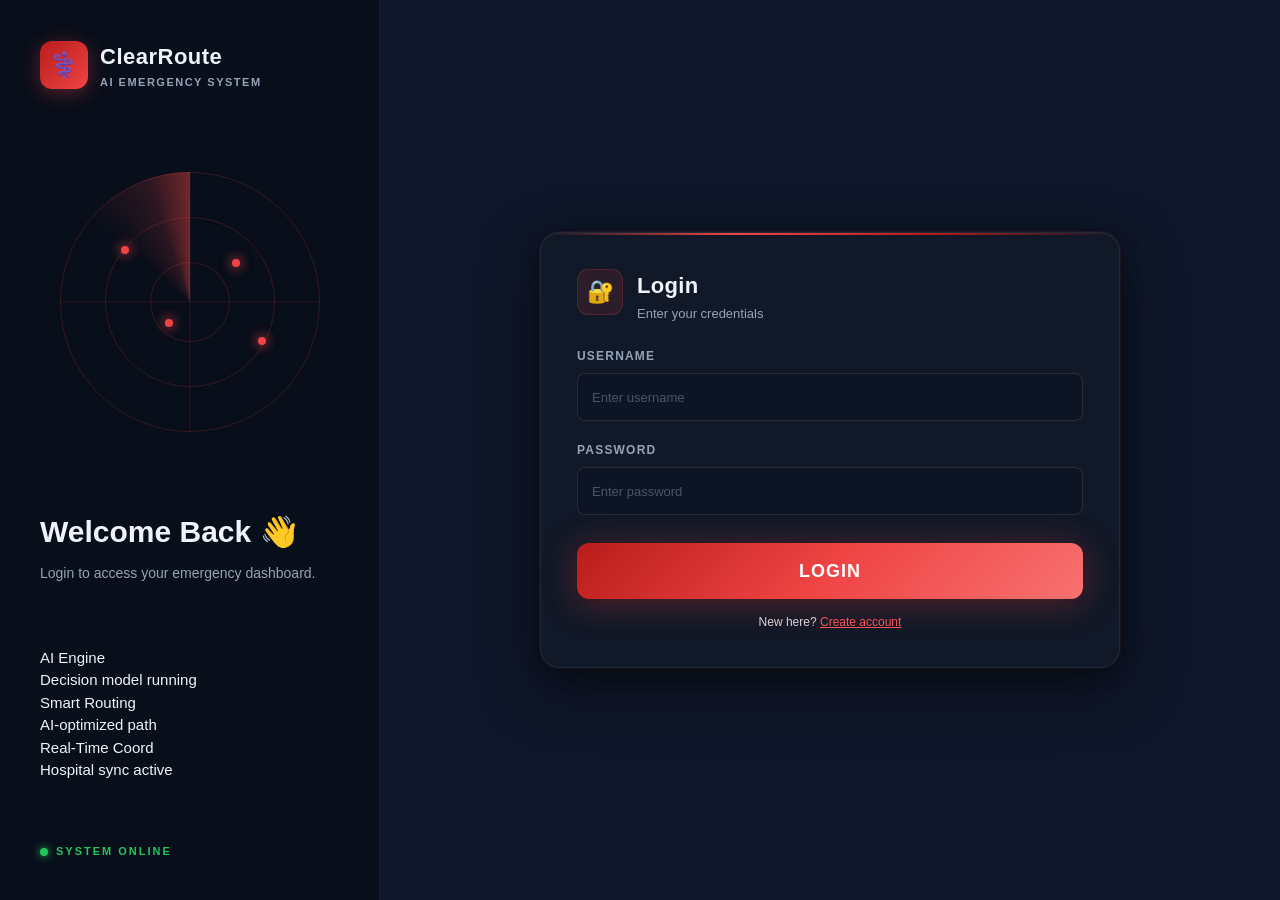
<file: templates/login.html>
<!DOCTYPE html>
<html>
<head>
  <title>Login - ClearRoute AI</title>
  <link rel="stylesheet" href="/static/style.css">
</head>
<body>

<div class="page">

  <!-- LEFT PANEL -->
  <div class="panel panel--brand">
    <div class="logo">
      <div class="logo__mark">⚕️</div>
      <div>
        <div class="logo__name">ClearRoute</div>
        <span class="logo__sub">AI EMERGENCY SYSTEM</span>
      </div>
    </div>
  <!-- Radar -->
    <div class="radar">
      <div class="radar__outer"></div>
      <div class="radar__mid"></div>
      <div class="radar__inner"></div>
      <div class="radar__cross radar__cross--h"></div>
      <div class="radar__cross radar__cross--v"></div>
      <div class="radar__sweep"></div>
      <div class="radar__blip" style="--x:68%;--y:35%;--delay:0s"></div>
      <div class="radar__blip" style="--x:42%;--y:58%;--delay:0.8s"></div>
      <div class="radar__blip" style="--x:78%;--y:65%;--delay:1.6s"></div>
      <div class="radar__blip" style="--x:25%;--y:30%;--delay:0.4s"></div>
    </div>
  <!-- brand-copy -->
    <div class="brand-copy">
      <h1 class="brand-copy__headline">
        Welcome Back 👋
      </h1>
      <p class="brand-copy__body">
        Login to access your emergency dashboard.
      </p>
    </div>
     <!-- Status indicators -->
    <div class="status-pills">
      <div class="s-status">
        <div class="s-status__dot s-status__dot--green"></div>
        <div class="s-status__info">
          <div class="s-status__label">AI Engine</div>
          <div class="s-status__sub">Decision model running</div>
        </div>
      </div>
      <div class="s-status">
        <div class="s-status__dot s-status__dot--red"></div>
        <div class="s-status__info">
          <div class="s-status__label">Smart Routing</div>
          <div class="s-status__sub">AI-optimized path</div>
        </div>
      </div>
      <div class="s-status">
        <div class="s-status__dot s-status__dot--cyan"></div>
        <div class="s-status__info">
          <div class="s-status__label">Real-Time Coord</div>
          <div class="s-status__sub">Hospital sync active</div>
        </div>
      </div>
    </div>
 
    <!-- Live badge -->
    <div class="live-badge">
      <div class="live-badge__dot"></div>
      <span class="live-badge__txt">SYSTEM ONLINE</span>
    </div>
  </div>

  <!-- RIGHT PANEL -->
  <div class="panel panel--form">
    <div class="card">

      <div class="card-head">
        <div class="card-head__badge">🔐</div>
        <div>
          <div class="card-head__title">Login</div>
          <div class="card-head__sub">Enter your credentials</div>
        </div>
      </div>

      <div class="fgroup">
        <label class="flabel">Username</label>
        <input id="username" class="finput" placeholder="Enter username">
      </div>

      <div class="fgroup">
        <label class="flabel">Password</label>
        <input id="password" type="password" class="finput" placeholder="Enter password">
      </div>

      <button class="btn-submit" onclick="login()">
        <div class="btn-submit__inner">LOGIN</div>
      </button>

      <p class="form-footer-note">
        New here? <a class="linker" href="/signup-page">Create account</a>
      </p>

    </div>
  </div>

</div>

<script>
function login(){
  fetch("/login", {
    method:"POST",
    headers:{"Content-Type":"application/json"},
    body: JSON.stringify({
      username: document.getElementById("username").value,
      password: document.getElementById("password").value
    })
  })
  .then(r=>r.json())
  .then(d=>{
    if(d.status==="success"){
      window.location.href = "/dashboard";
    } else {
      alert("Invalid login");
    }
  });
}
</script>

</body>
</html>
</file>
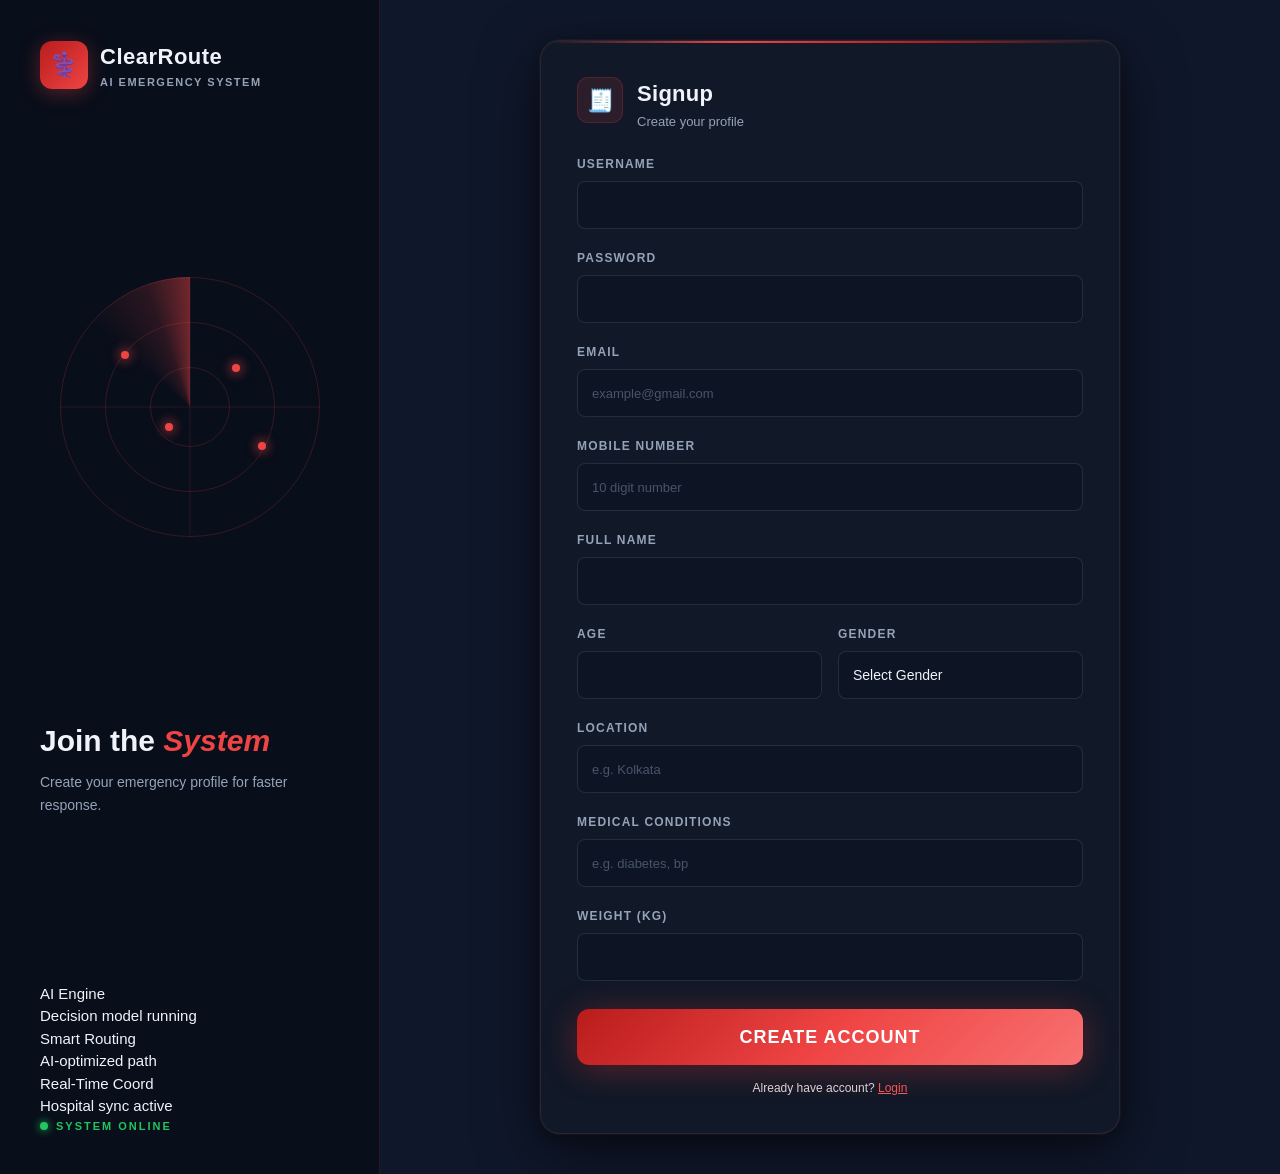
<file: templates/signup.html>
<!DOCTYPE html>
<html>
<head>
  <title>Signup - ClearRoute AI</title>
  <link rel="stylesheet" href="/static/style.css">
</head>

<body>

  <div class="page">

    <!-- LEFT PANEL -->
    <div class="panel panel--brand">
      <div class="logo">
        <div class="logo__mark">⚕️</div>
        <div>
          <div class="logo__name">ClearRoute</div>
          <span class="logo__sub">AI EMERGENCY SYSTEM</span>
        </div>
      </div>
      <!-- Radar -->
      <div class="radar">
        <div class="radar__outer"></div>
        <div class="radar__mid"></div>
        <div class="radar__inner"></div>
        <div class="radar__cross radar__cross--h"></div>
        <div class="radar__cross radar__cross--v"></div>
        <div class="radar__sweep"></div>
        <div class="radar__blip" style="--x:68%;--y:35%;--delay:0s"></div>
        <div class="radar__blip" style="--x:42%;--y:58%;--delay:0.8s"></div>
        <div class="radar__blip" style="--x:78%;--y:65%;--delay:1.6s"></div>
        <div class="radar__blip" style="--x:25%;--y:30%;--delay:0.4s"></div>
      </div>
      <!-- Brand Copy  -->
      <div class="brand-copy">
        <h1 class="brand-copy__headline">
          Join the <em>System</em>
        </h1>
        <p class="brand-copy__body">
          Create your emergency profile for faster response.
        </p>
      </div>
      <!-- Status indicators -->
      <div class="status-pills">
        <div class="s-status">
          <div class="s-status__dot s-status__dot--green"></div>
          <div class="s-status__info">
            <div class="s-status__label">AI Engine</div>
            <div class="s-status__sub">Decision model running</div>
          </div>
        </div>
        <div class="s-status">
          <div class="s-status__dot s-status__dot--red"></div>
          <div class="s-status__info">
            <div class="s-status__label">Smart Routing</div>
            <div class="s-status__sub">AI-optimized path</div>
          </div>
        </div>
        <div class="s-status">
          <div class="s-status__dot s-status__dot--cyan"></div>
          <div class="s-status__info">
            <div class="s-status__label">Real-Time Coord</div>
            <div class="s-status__sub">Hospital sync active</div>
          </div>
        </div>

        <!-- Live badge -->
        <div class="live-badge">
          <div class="live-badge__dot"></div>
          <span class="live-badge__txt">SYSTEM ONLINE</span>
        </div>
      </div>


    </div>

    <!-- RIGHT PANEL -->
    <div class="panel panel--form">
      <div class="card">

        <div class="card-head">
          <div class="card-head__badge">🧾</div>
          <div>
            <div class="card-head__title">Signup</div>
            <div class="card-head__sub">Create your profile</div>
          </div>
        </div>

        <!-- BASIC -->
        <div class="fgroup">
          <label class="flabel">Username</label>
          <input id="username" class="finput">
        </div>

        <div class="fgroup">
          <label class="flabel">Password</label>
          <input id="password" type="password" class="finput">
        </div>

        <div class="fgroup">
          <label class="flabel">Email</label>
          <input id="email" type="email" class="finput" placeholder="example@gmail.com" required>
        </div>

        <div class="fgroup">
          <label class="flabel">Mobile Number</label>
          <input id="mobile" type="tel" class="finput" pattern="[0-9]{10}" placeholder="10 digit number" required>
        </div>

        <div class="fgroup">
          <label class="flabel">Full Name</label>
          <input id="name" class="finput">
        </div>

        <div class="fcols">
          <div class="fgroup">
            <label class="flabel">Age</label>
            <input id="age" class="finput" type="number" min="0" step="1" inputmode="numeric" required>
          </div>

          <div class="fgroup">
            <label class="flabel">Gender</label>
            <select id="gender" class="finput" required>
              <option value="">Select Gender</option>
              <option value="Male">Male</option>
              <option value="Female">Female</option>
              <option value="Other">Other</option>
            </select>
          </div>
        </div>

        <div class="fgroup">
          <label class="flabel">Location</label>
          <input id="location" class="finput" placeholder="e.g. Kolkata">
        </div>

        <div class="fgroup">
          <label class="flabel">Medical Conditions</label>
          <input id="diseases" class="finput" placeholder="e.g. diabetes, bp">
        </div>

        <div class="fgroup">
          <label class="flabel">Weight (kg)</label>
          <input id="weight" class="finput" type="number" min="0" step="0.1" inputmode="decimal" required>
        </div>

        <button class="btn-submit" onclick="signup()">
          <div class="btn-submit__inner">CREATE ACCOUNT</div>
        </button>

        <p class="form-footer-note">
          Already have account? <a class="linker" href="/">Login</a>
        </p>

      </div>
    </div>

  </div>

  <script>
    function signup() {
      fetch("/signup", {
        method: "POST",
        headers: { "Content-Type": "application/json" },
        body: JSON.stringify({
          username: document.getElementById("username").value,
          password: document.getElementById("password").value,
          email: document.getElementById("email").value,
          mobile: document.getElementById("mobile").value,
          name: document.getElementById("name").value,
          age: document.getElementById("age").value,
          gender: document.getElementById("gender").value,
          location: document.getElementById("location").value,
          diseases: document.getElementById("diseases").value,
          weight: document.getElementById("weight").value
        })
      })
        .then(r => r.json())
        .then(d => {
          alert("Account created!");
          window.location.href = "/";
        })
        .catch(err => {
          console.error(err);
          alert("Signup failed");
        });
    }
  </script>

</body>

</html>
</file>
<file: static/style.css>
:root {
  --bg: #0b0f19;
  --panel-bg: rgba(15, 23, 42, 0.75);
  --cyan: #06b6d4;
  --cyan-glow: rgba(6, 182, 212, 0.5);
  --red: #ef4444;
  --red-glow: rgba(239, 68, 68, 0.5);
  --green: #10b981;
  --text: #f8fafc;
  --text-dim: #94a3b8;
  --font-main: 'Inter', sans-serif;
  --font-mono: 'Orbitron', sans-serif;
}

* { box-sizing: border-box; margin: 0; padding: 0; }
body { font-family: var(--font-main); color: var(--text); overflow: hidden; background: var(--bg); }

#map { position: absolute; top: 0; left: 0; width: 100vw; height: 100vh; z-index: 1; }
/* Dark map filter trick to make standard Leaflet tiles look like a sleek dark mode dashboard */
.leaflet-layer, .leaflet-control-zoom-in, .leaflet-control-zoom-out, .leaflet-control-attribution { filter: invert(100%) hue-rotate(180deg) brightness(95%) contrast(90%); }

.overlay-ui { position: absolute; top: 0; left: 0; width: 100vw; height: 100vh; pointer-events: none; z-index: 10; display: flex; flex-direction: column; justify-content: space-between; padding: 20px; }

.glass-panel { background: var(--panel-bg); backdrop-filter: blur(16px); -webkit-backdrop-filter: blur(16px); border: 1px solid rgba(255,255,255,0.1); border-radius: 12px; pointer-events: auto; box-shadow: 0 8px 32px rgba(0,0,0,0.3); }

header { display: flex; justify-content: space-between; align-items: center; padding: 12px 24px; border-top: 2px solid var(--cyan); }
.logo { font-family: var(--font-mono); font-size: 1.5rem; font-weight: 700; color: #fff; display: flex; align-items: center; gap: 10px; }
.pulse-dot { width: 12px; height: 12px; background: var(--cyan); border-radius: 50%; box-shadow: 0 0 10px var(--cyan); animation: pulse 2s infinite; }
@keyframes pulse { 0% { box-shadow: 0 0 0 0 var(--cyan-glow); } 70% { box-shadow: 0 0 0 10px rgba(0,0,0,0); } 100% { box-shadow: 0 0 0 0 rgba(0,0,0,0); } }

.header-status { display: flex; gap: 20px; align-items: center; font-family: var(--font-mono); }
.status-badge.online { color: var(--green); border: 1px solid var(--green); padding: 4px 8px; border-radius: 4px; font-size: 0.8rem; }

.panel { padding: 24px; }
.left-panel { width: 380px; position: absolute; left: 20px; top: 80px; border-top: 2px solid var(--cyan); }
.right-panel { width: 380px; position: absolute; right: 20px; top: 80px; border-top: 2px solid var(--red); max-height: calc(100vh - 120px); overflow-y: auto; }
.terminal-panel { width: 450px; position: absolute; left: 20px; bottom: 20px; height: 250px; display: flex; flex-direction: column; padding: 0; font-family: monospace; border: 1px solid var(--cyan); }

.terminal-header { background: rgba(6, 182, 212, 0.2); padding: 8px 12px; font-weight: bold; border-bottom: 1px solid var(--cyan); display: flex; justify-content: space-between;}
.terminal-content { padding: 12px; flex-grow: 1; overflow-y: auto; font-size: 0.9rem; color: var(--cyan); display: flex; flex-direction: column; gap: 6px; }
.terminal-content span.highlight { color: #fff; background: var(--cyan); padding: 0 4px; border-radius: 2px; }

h2 { font-family: var(--font-mono); font-size: 1.2rem; margin-bottom: 20px; color: #fff; text-transform: uppercase; letter-spacing: 1px; }

.input-group { margin-bottom: 20px; }
.input-group label { display: block; font-size: 0.85rem; color: var(--text-dim); margin-bottom: 8px; text-transform: uppercase; letter-spacing: 0.5px; }
input[type="text"] { width: 100%; background: rgba(0,0,0,0.5); border: 1px solid rgba(255,255,255,0.2); color: #fff; padding: 12px; border-radius: 6px; outline: none; transition: 0.3s; }
input[type="text"]:focus { border-color: var(--cyan); box-shadow: 0 0 8px var(--cyan-glow); }

.hosp-select { width: 100%; background: rgba(0,0,0,0.5); border: 1px solid rgba(255,255,255,0.2); color: #fff; padding: 12px; border-radius: 6px; outline: none; transition: 0.3s; appearance: none; }
.hosp-select:focus { border-color: var(--cyan); box-shadow: 0 0 8px var(--cyan-glow); }
.hosp-select option { background: var(--bg); color: #fff; }

.loc-row, .cond-row { display: flex; gap: 8px; }
.btn-icon { background: rgba(255,255,255,0.1); border: 1px solid rgba(255,255,255,0.2); color: #fff; border-radius: 6px; padding: 0 12px; cursor: pointer; transition: 0.3s; font-size: 1.2rem; }
.btn-icon:hover { background: rgba(255,255,255,0.2); }
.voice-btn.recording { background: var(--red); box-shadow: 0 0 15px var(--red-glow); animation: pulse-red 1.5s infinite; border-color: var(--red); }

.quick-pills { display: flex; flex-wrap: wrap; gap: 8px; margin-top: 10px; }
.pill { font-size: 0.75rem; padding: 6px 12px; background: rgba(255,255,255,0.1); border-radius: 12px; cursor: pointer; transition: 0.2s; border: 1px solid transparent; }
.pill:hover { background: rgba(255,255,255,0.2); border-color: var(--cyan); }

.dropzone { border: 2px dashed rgba(255,255,255,0.2); border-radius: 8px; padding: 20px; text-align: center; cursor: pointer; transition: 0.3s; }
.dropzone:hover { border-color: var(--cyan); background: rgba(6, 182, 212, 0.05); }
.dz-icon { font-size: 2rem; margin-bottom: 8px; }
.dz-title { font-size: 0.9rem; color: var(--text-dim); }

.btn-glow { width: 100%; padding: 16px; border: none; border-radius: 8px; font-family: var(--font-mono); font-weight: 700; font-size: 1rem; cursor: pointer; text-transform: uppercase; letter-spacing: 1px; color: #fff; background: var(--red); box-shadow: 0 0 20px var(--red-glow); transition: 0.3s; margin-top: 10px;}
.btn-glow:hover:not(:disabled) { transform: translateY(-2px); box-shadow: 0 0 30px var(--red); }
.btn-glow:disabled { opacity: 0.6; cursor: not-allowed; box-shadow: none; animation: none; }
@keyframes pulse-red { 0% { box-shadow: 0 0 0 0 var(--red-glow); } 70% { box-shadow: 0 0 0 15px rgba(0,0,0,0); } 100% { box-shadow: 0 0 0 0 rgba(0,0,0,0); } }

/* Right Panel Dash */
.mission-header { display: flex; justify-content: space-between; align-items: center; margin-bottom: 20px; }
.dash-card { background: rgba(0,0,0,0.4); border: 1px solid rgba(255,255,255,0.1); border-radius: 8px; padding: 16px; margin-bottom: 16px; }
.dash-card h3 { font-size: 0.9rem; color: var(--cyan); margin-bottom: 8px; text-transform: uppercase; font-family: var(--font-mono); }
.dash-card h4 { font-size: 1.1rem; margin-bottom: 4px; }
.dash-card p { font-size: 0.85rem; color: var(--text-dim); }

.bed-stats, .route-stats { display: flex; gap: 20px; margin-top: 12px; }
.stat { display: flex; flex-direction: column; }
.stat .val { font-size: 1.5rem; font-weight: 700; font-family: var(--font-mono); }
.stat .val.highlight { color: var(--cyan); }
.stat .lbl { font-size: 0.7rem; text-transform: uppercase; color: var(--text-dim); }

.sev-badge { padding: 6px 12px; border-radius: 4px; font-weight: bold; font-family: var(--font-mono); background: var(--red); color: #fff; letter-spacing: 1px; }

.alert-box { padding: 12px; border-radius: 6px; font-size: 0.85rem; margin-top: 12px; }
.alert-box.warning { background: rgba(245, 158, 11, 0.2); border: 1px solid #f59e0b; color: #fcd34d; }

.ai-msg { margin-top: 10px; font-style: italic; border-left: 2px solid var(--cyan); padding-left: 10px; line-height: 1.4;}
.ai-msg.warning { border-left-color: #f59e0b; color: #fcd34d; }
.ai-msg.danger { border-left-color: #ef4444; color: #fca5a5; }
.ai-report-group { margin-bottom: 12px; }
.ai-report-group .lbl { font-size: 0.75rem; text-transform: uppercase; color: var(--text-dim); font-family: var(--font-mono); }

.hidden { display: none !important; }

/* IoT Overlay */
.iot-overlay { position: absolute; bottom: 40px; left: 50%; transform: translateX(-50%); z-index: 100; pointer-events: none;}
.signal-alert { background: rgba(16, 185, 129, 0.9); color: #fff; padding: 12px 24px; border-radius: 30px; font-family: var(--font-mono); font-weight: 600; box-shadow: 0 0 20px rgba(16, 185, 129, 0.6); display: flex; align-items: center; gap: 10px; animation: slideUp 0.5s cubic-bezier(0.175, 0.885, 0.32, 1.275); }
@keyframes slideUp { from { transform: translateY(50px); opacity: 0; } to { transform: translateY(0); opacity: 1; } }

/* Leaflet Ambulance Icon CSS */
.ambulance-icon { font-size: 28px; filter: drop-shadow(0 0 8px red); display:flex; justify-content:center; align-items:center; }
.traffic-light { font-size: 20px; filter: drop-shadow(0 0 5px yellow); transition: all 0.3s; display:flex; justify-content:center; align-items:center; }
.traffic-light.green { filter: drop-shadow(0 0 15px lime); font-size: 24px; }
.secondary-hosp-icon { font-size: 20px; opacity: 0.7; filter: grayscale(80%); display:flex; justify-content:center; align-items:center; }


/* ════════════════════════════════════════════════════════
   ClearRoute – AI Emergency Response System
   style.css — Tactical Medical HUD Dark Theme

   Palette:
     Navy bg   #0f172a
     Card bg   #111827
     Red       #ef4444  (emergency)
     Cyan      #06b6d4  (accent / GPS)
     Green     #22c55e  (success)
     Border    rgba(255,255,255,0.08)
   ════════════════════════════════════════════════════════ */

/* ── TOKENS ─────────────────────────────────────────── */
:root {
  --bg:          #0f172a;
  --bg-panel:    #080e1a;
  --card-bg:     #111827;
  --card-border: rgba(255,255,255,0.07);
  --red:         #ef4444;
  --red-d:       #b91c1c;
  --red-glow:    rgba(239,68,68,0.35);
  --cyan:        #06b6d4;
  --cyan-glow:   rgba(6,182,212,0.30);
  --green:       #22c55e;
  --green-glow:  rgba(34,197,94,0.30);
  --amber:       #f59e0b;
  --txt:         #f0f4fa;
  --txt-muted:   #94a3b8;
  --txt-dim:     #475569;
  --input-bg:    #0d1424;
  --input-bdr:   rgba(255,255,255,0.1);
  --f-display:   'Syne', sans-serif;
  --f-body:      'Figtree', sans-serif;
  --radius-sm:   8px;
  --radius-md:   12px;
  --radius-lg:   20px;
  --trans:       0.2s ease;
}

/* ── RESET ──────────────────────────────────────────── */
*, *::before, *::after { box-sizing: border-box; margin: 0; padding: 0; }
html { height: 100%; }
body {
  min-height: 100%;
  background: var(--bg);
  color: var(--txt);
  font-family: var(--f-body);
  font-size: 15px;
  line-height: 1.5;
  overflow-x: hidden;
  overflow-y:auto;
}

/* ── AMBIENT BACKGROUND ─────────────────────────────── */
.bg-layer {
  position: fixed; inset: 0; z-index: 0; pointer-events: none;
  overflow: hidden;
}
.bg-grid {
  position: absolute; inset: 0;
  background-image:
    linear-gradient(rgba(239,68,68,0.04) 1px, transparent 1px),
    linear-gradient(90deg, rgba(239,68,68,0.04) 1px, transparent 1px);
  background-size: 52px 52px;
}
.bg-orb {
  position: absolute; border-radius: 50%;
  filter: blur(120px); opacity: 0.35;
  animation: orbFloat 12s ease-in-out infinite alternate;
}
.bg-orb--red {
  width: 600px; height: 600px;
  background: radial-gradient(circle, #ef4444, transparent 70%);
  top: -200px; left: -200px;
  animation-delay: 0s;
}
.bg-orb--blue {
  width: 500px; height: 500px;
  background: radial-gradient(circle, #06b6d4, transparent 70%);
  bottom: -150px; right: -150px;
  animation-delay: 6s;
}
@keyframes orbFloat {
  from { transform: translate(0, 0) scale(1); }
  to   { transform: translate(30px, 30px) scale(1.05); }
}

/* ── PAGE LAYOUT ────────────────────────────────────── */
.page {
  position: relative; z-index: 1;
  display: flex; min-height: 100vh;
}

/* ── SHARED PANEL BASE ──────────────────────────────── */
.panel {
  display: flex; flex-direction: column;
  padding: 40px;
}

/* ══════════════════════════════════════
   LEFT BRAND PANEL
══════════════════════════════════════ */
.panel--brand {
  flex: 0 0 380px; width: 380px;
  background: var(--bg-panel);
  border-right: 1px solid rgba(239,68,68,0.15);
  align-items: flex-start; justify-content: space-between;
  position: sticky; top: 0; height: auto; min-height: 100vh;
  /* Entry animation */
  animation: slideInLeft 0.7s ease both;
}
@keyframes slideInLeft {
  from { opacity: 0; transform: translateX(-30px); }
  to   { opacity: 1; transform: translateX(0); }
}

/* Logo */
.logo {
  display: flex; align-items: center; gap: 12px;
}
.logo__mark {
  width: 48px; height: 48px; border-radius: 12px;
  background: linear-gradient(135deg, var(--red-d), var(--red));
  display: flex; align-items: center; justify-content: center;
  font-size: 24px;
  box-shadow: 0 4px 20px var(--red-glow);
}
.logo__name {
  font-family: var(--f-display);
  font-size: 22px; font-weight: 800;
  color: var(--txt); letter-spacing: 0.5px;
}
.logo__sub {
  display: block;
  font-size: 11px; color: var(--txt-muted);
  letter-spacing: 1.5px; text-transform: uppercase;
  margin-top: 1px;
}

/* Radar / sonar animation */
.radar {
  position: relative;
  width: 260px; height: 260px;
  margin: 20px auto;
  flex-shrink: 0;
}
.radar__outer,
.radar__mid,
.radar__inner {
  position: absolute; border-radius: 50%;
  border: 1px solid rgba(239,68,68,0.2);
  top: 50%; left: 50%; transform: translate(-50%, -50%);
}
.radar__outer { width: 260px; height: 260px; }
.radar__mid   { width: 170px; height: 170px; }
.radar__inner { width: 80px;  height: 80px; }

/* Cross-hairs */
.radar__cross {
  position: absolute; background: rgba(239,68,68,0.15);
  top: 50%; left: 50%; transform: translate(-50%, -50%);
}
.radar__cross--h { width: 100%; height: 1px; }
.radar__cross--v { width: 1px; height: 100%; }

/* Sweeping beam */
.radar__sweep {
  position: absolute; inset: 0; border-radius: 50%;
  background: conic-gradient(
    from 0deg,
    transparent 0deg,
    rgba(239,68,68,0.0) 310deg,
    rgba(239,68,68,0.15) 340deg,
    rgba(239,68,68,0.45) 360deg
  );
  animation: radarSpin 4s linear infinite;
  transform-origin: center;
}
@keyframes radarSpin { to { transform: rotate(360deg); } }

/* Blip dots */
.radar__blip {
  position: absolute;
  left: var(--x); top: var(--y);
  width: 8px; height: 8px;
  border-radius: 50%;
  background: var(--red);
  box-shadow: 0 0 10px 4px var(--red-glow);
  transform: translate(-50%, -50%);
  animation: blipPulse 2s ease-in-out infinite var(--delay);
}
.radar__blip--dim  { background: rgba(239,68,68,0.5); box-shadow: 0 0 6px 2px rgba(239,68,68,0.2); }
.radar__blip--bright { background: #fca5a5; }
@keyframes blipPulse {
  0%,100% { opacity: 1; transform: translate(-50%,-50%) scale(1); }
  50%      { opacity: 0.4; transform: translate(-50%,-50%) scale(0.6); }
}

/* Brand copy */
.brand-copy { width: 100%; }
.brand-copy__headline {
  font-family: var(--f-display);
  font-size: 30px; font-weight: 800;
  line-height: 1.2; color: var(--txt);
  margin-bottom: 12px;
}
.brand-copy__headline em {
  color: var(--red); font-style: italic;
}
.brand-copy__body {
  font-size: 14px; color: var(--txt-muted); line-height: 1.65;
}

/* Stats row */
.stats-row {
  display: flex; align-items: center;
  gap: 0; width: 100%;
  border: 1px solid var(--card-border);
  border-radius: var(--radius-md);
  overflow: hidden; background: rgba(255,255,255,0.02);
}
.stat {
  flex: 1; padding: 14px 10px; text-align: center;
}
.stat__num {
  display: block;
  font-family: var(--f-display);
  font-size: 15px; font-weight: 500;
  color: var(--red);
}
.stat__lbl {
  display: block;
  font-size: 10px; color: var(--txt-dim);
  letter-spacing: 1px; text-transform: uppercase;
  margin-top: 2px;
}
.stat-sep { width: 1px; background: var(--card-border); align-self: stretch; }

/* Live badge */
.live-badge {
  display: flex; align-items: center; gap: 8px;
  font-size: 11px; font-weight: 600;
  color: var(--green); letter-spacing: 2px;
  text-transform: uppercase;
}
.live-badge__dot {
  width: 8px; height: 8px; border-radius: 50%;
  background: var(--green); box-shadow: 0 0 8px var(--green);
  animation: liveBlink 1.5s ease-in-out infinite;
}
@keyframes liveBlink {
  0%,100% { opacity: 1; }
  50%      { opacity: 0.2; }
}
.live-badge__txt { font-family: var(--f-display); }

/* ══════════════════════════════════════
   RIGHT FORM PANEL
══════════════════════════════════════ */
.panel--form {
  flex: 1;
  align-items: center; justify-content:center;
  padding: 40px 24px;
  overflow-y:auto;
  animation: fadeInUp 0.7s 0.2s ease both;
}
@keyframes fadeInUp {
  from { opacity: 0; transform: translateY(24px); }
  to   { opacity: 1; transform: translateY(0); }
}

/* ── CARD ───────────────────────────────────────────── */
.card {
  width: 100%; max-width: 580px;
  background: var(--card-bg);
  border: 1px solid var(--card-border);
  border-radius: var(--radius-lg);
  padding: 36px;
  box-shadow:
    0 0 0 1px rgba(239,68,68,0.08),
    0 20px 60px rgba(0,0,0,0.5),
    0 4px 20px rgba(0,0,0,0.3);
  position: relative; overflow: hidden;
}
/* Subtle red top glow */
.card::before {
  content: '';
  position: absolute; top: 0; left: 0; right: 0; height: 2px;
  background: linear-gradient(90deg, transparent, var(--red), var(--red-d), transparent);
}

/* ── Card Header ─────────────────────────────────────── */
.card-head {
  display: flex; align-items: flex-start; gap: 14px;
  margin-bottom: 24px;
}
.card-head__badge {
  width: 46px; height: 46px; flex-shrink: 0;
  border-radius: 11px;
  background: rgba(239,68,68,0.12);
  border: 1px solid rgba(239,68,68,0.2);
  display: flex; align-items: center; justify-content: center;
  font-size: 22px;
}
.card-head__title {
  font-family: var(--f-display);
  font-size: 22px; font-weight: 700;
  color: var(--txt); letter-spacing: 0.3px;
  margin-bottom: 3px;
}
.card-head__sub {
  font-size: 13px; color: var(--txt-muted); line-height: 1.4;
}

/* ── Progress bar ────────────────────────────────────── */
.field-progress {
  height: 3px; background: rgba(255,255,255,0.06);
  border-radius: 99px; margin-bottom: 28px; overflow: hidden;
}
.field-progress__bar {
  height: 100%; width: 0%;
  background: linear-gradient(90deg, var(--red-d), var(--red), #fca5a5);
  border-radius: 99px;
  transition: width 0.5s ease;
}

/* ══════════════════════════════════════
   FORM ELEMENTS
══════════════════════════════════════ */

/* Field group */
.fgroup {
  margin-bottom: 20px;
}

/* Label */
.flabel {
  display: flex; align-items: center; gap: 6px;
  font-size: 12px; font-weight: 600;
  color: var(--txt-muted); text-transform: uppercase;
  letter-spacing: 1.2px; margin-bottom: 8px;
}
.flabel__ico { font-size: 14px; }
.flabel__req { color: var(--red); margin-left: 1px; }

/* Input wrapper — for status icon overlay */
.finput-wrap {
  position: relative;
}
.finput-status {
  position: absolute; right: 12px; top: 50%;
  transform: translateY(-50%);
  font-size: 15px; pointer-events: none;
  transition: opacity var(--trans);
}

/* Input field base */
.finput {
  width: 100%; height: 48px;
  background: var(--input-bg);
  border: 1.5px solid var(--input-bdr);
  border-radius: var(--radius-sm);
  color: var(--txt);
  font-family: var(--f-body); font-size: 14px;
  padding: 0 40px 0 14px;
  outline: none;
  transition: border-color var(--trans), box-shadow var(--trans), background var(--trans);
  -webkit-appearance: none;
}
.finput::placeholder { color: var(--txt-dim); font-size: 13px; }
.finput:hover { border-color: rgba(255,255,255,0.18); }
.finput:focus {
  border-color: var(--red);
  background: #0f1b2e;
  box-shadow: 0 0 0 3px rgba(239,68,68,0.15), 0 2px 8px rgba(0,0,0,0.2);
}
.finput--date { padding-right: 14px; color-scheme: dark; }
/* Validation states */
.finput.valid   { border-color: var(--green); }
.finput.invalid { border-color: var(--red); }
.finput.valid:focus   { box-shadow: 0 0 0 3px rgba(34,197,94,0.15); }
.finput.invalid:focus { box-shadow: 0 0 0 3px rgba(239,68,68,0.15); }

/* Error message */
.ferror {
  display: block; min-height: 18px;
  font-size: 12px; color: var(--red);
  margin-top: 5px;
  animation: errShake 0.3s ease when-filled;
}
@keyframes errShake {
  0%,100% { transform: translateX(0); }
  25%      { transform: translateX(-4px); }
  75%      { transform: translateX(4px); }
}

/* Two columns for email + phone */
.fcols {
  display: grid; grid-template-columns: 1fr 1fr; gap: 16px;
}

/* ── Gender Toggle ───────────────────────────────────── */
.gender-grid {
  display: flex; gap: 10px;
}
.gtoggle { flex: 1; cursor: pointer; }
.gtoggle input { position: absolute; opacity: 0; width: 0; height: 0; }
.gtoggle__face {
  display: flex; align-items: center; justify-content: center;
  gap: 6px; height: 44px; border-radius: var(--radius-sm);
  border: 1.5px solid var(--input-bdr);
  background: var(--input-bg);
  font-size: 13px; font-weight: 500; color: var(--txt-muted);
  transition: all var(--trans); cursor: pointer;
  user-select: none;
}
.gtoggle__ico { font-size: 16px; }
.gtoggle:hover .gtoggle__face {
  border-color: rgba(239,68,68,0.4);
  color: var(--txt);
}
.gtoggle input:checked + .gtoggle__face {
  border-color: var(--red);
  background: rgba(239,68,68,0.1);
  color: var(--txt);
  box-shadow: 0 0 0 3px rgba(239,68,68,0.12), 0 2px 8px rgba(0,0,0,0.2);
}

/* ── Date of Birth + Age Chip ─────────────────────── */
.dob-row {
  display: flex; align-items: center; gap: 12px;
}
.age-chip {
  display: flex; align-items: center; gap: 5px;
  padding: 8px 14px; border-radius: 99px;
  background: rgba(34,197,94,0.1);
  border: 1px solid rgba(34,197,94,0.3);
  white-space: nowrap;
  animation: chipPop 0.35s cubic-bezier(0.34,1.56,0.64,1) both;
}
@keyframes chipPop {
  from { opacity: 0; transform: scale(0.7); }
  to   { opacity: 1; transform: scale(1); }
}
.age-chip__label { font-size: 11px; color: var(--txt-muted); font-weight: 500; }
.age-chip__num   { font-family: var(--f-display); font-size: 20px; font-weight: 700; color: var(--green); }

/* ── Location Row ────────────────────────────────────── */
.loc-row {
  display: flex; gap: 10px; align-items: stretch;
}
/* GPS detect button */
.btn-gps {
  display: flex; align-items: center; gap: 6px;
  padding: 0 16px; height: 48px;
  border-radius: var(--radius-sm);
  border: 1.5px solid rgba(6,182,212,0.4);
  background: rgba(6,182,212,0.08);
  color: var(--cyan); font-family: var(--f-body);
  font-size: 13px; font-weight: 600; cursor: pointer;
  white-space: nowrap; transition: all var(--trans);
  flex-shrink: 0;
}
.btn-gps:hover {
  background: rgba(6,182,212,0.16);
  border-color: var(--cyan);
  box-shadow: 0 0 16px var(--cyan-glow);
}
.btn-gps:active { transform: scale(0.97); }
.btn-gps.loading { opacity: 0.7; cursor: wait; animation: gpsPulse 1s ease-in-out infinite; }
@keyframes gpsPulse {
  0%,100% { box-shadow: 0 0 0 0 var(--cyan-glow); }
  50%      { box-shadow: 0 0 0 8px transparent; }
}

/* Resolved location display */
.loc-resolved {
  display: flex; align-items: center; gap: 8px;
  margin-top: 8px; padding: 8px 12px;
  background: rgba(34,197,94,0.06);
  border: 1px solid rgba(34,197,94,0.2);
  border-radius: var(--radius-sm);
  font-size: 12px; color: var(--txt-muted);
  animation: fadeIn 0.3s ease;
}
@keyframes fadeIn {
  from { opacity:0; transform:translateY(-4px); }
  to   { opacity:1; transform:translateY(0); }
}

/* ── SUBMIT BUTTON ───────────────────────────────────── */
.btn-submit {
  position: relative; overflow: hidden;
  width: 100%; height: 56px;
  margin-top: 8px; border: none; border-radius: 12px; cursor: pointer;
  background: linear-gradient(135deg, var(--red-d) 0%, var(--red) 50%, #f87171 100%);
  box-shadow: 0 4px 32px var(--red-glow), 0 2px 8px rgba(0,0,0,0.3);
  transition: all 0.25s ease;
}
/* Sweeping shine on hover */
.btn-submit::before {
  content: '';
  position: absolute; inset: 0;
  background: linear-gradient(90deg, transparent 0%, rgba(255,255,255,0.12) 50%, transparent 100%);
  transform: translateX(-100%);
  transition: transform 0.5s ease;
}
.btn-submit:hover::before { transform: translateX(100%); }
.btn-submit:hover {
  transform: translateY(-2px);
  box-shadow: 0 8px 48px rgba(239,68,68,0.5), 0 4px 16px rgba(0,0,0,0.3);
}
.btn-submit:active { transform: translateY(0) scale(0.99); }
.btn-submit:disabled { opacity: 0.5; cursor: not-allowed; transform: none; }

/* Pulsing ring behind button */
.btn-submit__glow {
  position: absolute; inset: 0; border-radius: 12px;
  animation: submitGlow 2s ease-in-out infinite;
}
@keyframes submitGlow {
  0%,100% { box-shadow: 0 0 0 0 rgba(239,68,68,0.4); }
  50%      { box-shadow: 0 0 0 10px transparent; }
}
.btn-submit__inner {
  position: relative; z-index: 1;
  display: flex; align-items: center; justify-content: center; gap: 10px;
  height: 100%;
  font-family: var(--f-display);
  font-size: 18px; font-weight: 700;
  color: #fff; letter-spacing: 1px;
}

/* Loading spinner inside button */
.spinner {
  width: 20px; height: 20px; border-radius: 50%;
  border: 2px solid rgba(255,255,255,0.3);
  border-top-color: #fff;
  animation: spin 0.7s linear infinite;
}
@keyframes spin { to { transform: rotate(360deg); } }

/* Footer note */
.form-footer-note {
  text-align: center; font-size: 12px;
  color: rgba(245, 240, 240, 0.886); margin-top: 14px; line-height: 1.5;
}
.linker {
  color:rgb(252, 86, 86) ;
}
/* ── HIDDEN UTILITY ─────────────────────────────────── */
.hidden { display: none !important; }

/* ══════════════════════════════════════
   SUCCESS SCREEN
══════════════════════════════════════ */
.success-screen {
  text-align: center; padding: 10px 0;
  animation: fadeInUp 0.5s ease both;
}
.success-screen__ring {
  width: 100px; height: 100px;
  border-radius: 50%;
  border: 2px solid rgba(34,197,94,0.3);
  margin: 0 auto 16px;
  display: flex; align-items: center; justify-content: center;
  position: relative;
  animation: ringGlow 2s ease-in-out infinite;
}
@keyframes ringGlow {
  0%,100% { box-shadow: 0 0 0 0 rgba(34,197,94,0.3); }
  50%      { box-shadow: 0 0 0 16px transparent; }
}
.success-screen__ring-inner {
  position: absolute; inset: 8px;
  border-radius: 50%;
  border: 2px solid rgba(34,197,94,0.5);
  animation: spin 3s linear infinite;
}
.success-screen__ico {
  font-size: 48px;
  position: relative; z-index: 1;
  margin-top: -80px; /* overlay ring */
  padding-bottom: 10px;
}
.success-screen__title {
  font-family: var(--f-display);
  font-size: 26px; font-weight: 800;
  color: var(--green); margin-bottom: 8px;
}
.success-screen__msg {
  font-size: 14px; color: var(--txt-muted);
  margin-bottom: 20px; line-height: 1.5;
}

/* Summary pills */
.success-pills {
  display: flex; flex-wrap: wrap;
  justify-content: center; gap: 8px; margin-bottom: 24px;
}
.s-pill {
  display: flex; align-items: center; gap: 6px;
  padding: 6px 12px; border-radius: 99px;
  background: rgba(255,255,255,0.05);
  border: 1px solid rgba(255,255,255,0.1);
  font-size: 12px; color: var(--txt-muted);
}
.s-pill__ico { font-size: 13px; }
.s-pill__val { color: var(--txt); font-weight: 500; }

/* Redirect progress bar */
.redirect-track {
  height: 4px; background: rgba(255,255,255,0.08);
  border-radius: 99px; overflow: hidden;
  margin-bottom: 10px;
}
.redirect-fill {
  height: 100%;
  background: linear-gradient(90deg, var(--green), #4ade80);
  border-radius: 99px;
  width: 0%;
  transition: width 3s linear;
}
.redirect-note {
  font-size: 12px; color: var(--txt-dim);
  letter-spacing: 0.5px;
  animation: blink 1.5s ease-in-out infinite;
}
@keyframes blink {
  0%,100% { opacity: 1; }
  50%      { opacity: 0.4; }
}

/* ══════════════════════════════════════
   RESPONSIVE
══════════════════════════════════════ */
@media (max-width: 900px) {
  .page { flex-direction: column; }

  .panel--brand {
    position: static;
    flex: none; width: 100%; height: auto;
    flex-direction: row; flex-wrap: wrap;
    gap: 20px; padding: 24px;
    border-right: none;
    border-bottom: 1px solid rgba(239,68,68,0.12);
    align-items: center;
  }

  .radar { display: none; } /* hide radar on mobile for space */
  .brand-copy { flex: 1; min-width: 200px; }
  .brand-copy__headline { font-size: 22px; }
  .stats-row { display: none; } /* simplify mobile */
  .panel--form { padding: 24px 16px; }
  .card { padding: 24px 20px; }
}

@media (max-width: 560px) {
  .fcols { grid-template-columns: 1fr; }
  .gender-grid { flex-direction: column; }
  .gtoggle { width: 100%; }
  .dob-row { flex-direction: column; align-items: flex-start; }
  .age-chip { align-self: flex-start; }
}
</file>
